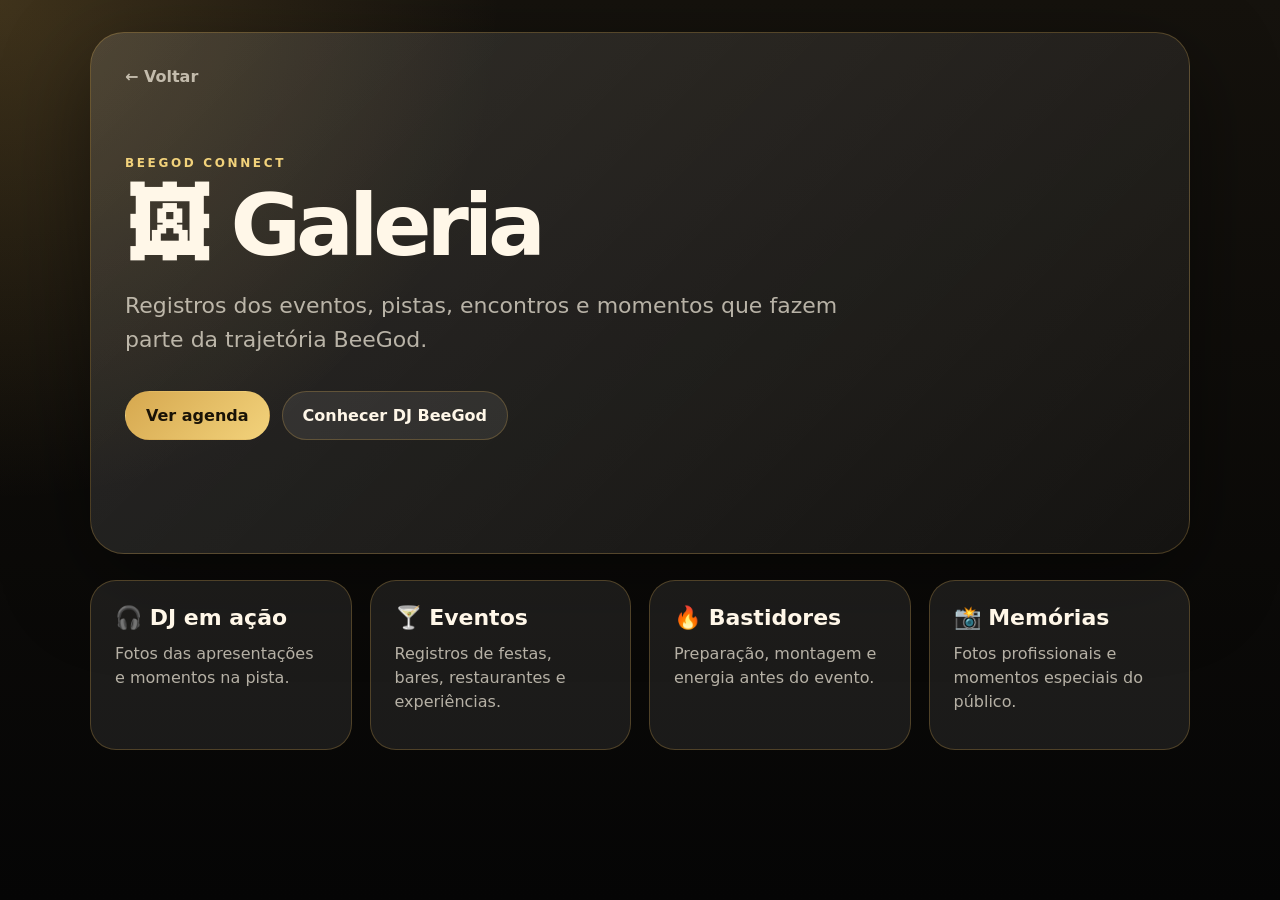
<file: gallery/index.html>
<!DOCTYPE html>
<html lang="pt-BR">
<head>
  <meta charset="UTF-8">
  <meta name="viewport" content="width=device-width, initial-scale=1.0">
  <title>Galeria • BeeGod Connect</title>
  <link rel="stylesheet" href="style.css">
</head>

<body>
  <main class="page-shell">
    <header class="hero">
      <a class="back" href="../index.html">← Voltar</a>

      <p class="eyebrow">BEEGOD CONNECT</p>

      <h1>🖼 Galeria</h1>

      <p class="subtitle">
        Registros dos eventos, pistas, encontros e momentos que fazem parte da trajetória BeeGod.
      </p>

      <div class="actions">
        <a class="btn primary" href="../agenda/index.html">Ver agenda</a>
        <a class="btn ghost" href="../profile/index.html">Conhecer DJ BeeGod</a>
      </div>
    </header>

    <section class="cards">
      <article class="card">
        <strong>🎧 DJ em ação</strong>
        <p>Fotos das apresentações e momentos na pista.</p>
      </article>

      <article class="card">
        <strong>🍸 Eventos</strong>
        <p>Registros de festas, bares, restaurantes e experiências.</p>
      </article>

      <article class="card">
        <strong>🔥 Bastidores</strong>
        <p>Preparação, montagem e energia antes do evento.</p>
      </article>

      <article class="card">
        <strong>📸 Memórias</strong>
        <p>Fotos profissionais e momentos especiais do público.</p>
      </article>
    </section>
  </main>

  <script src="script.js"></script>
</body>
</html>
</file>
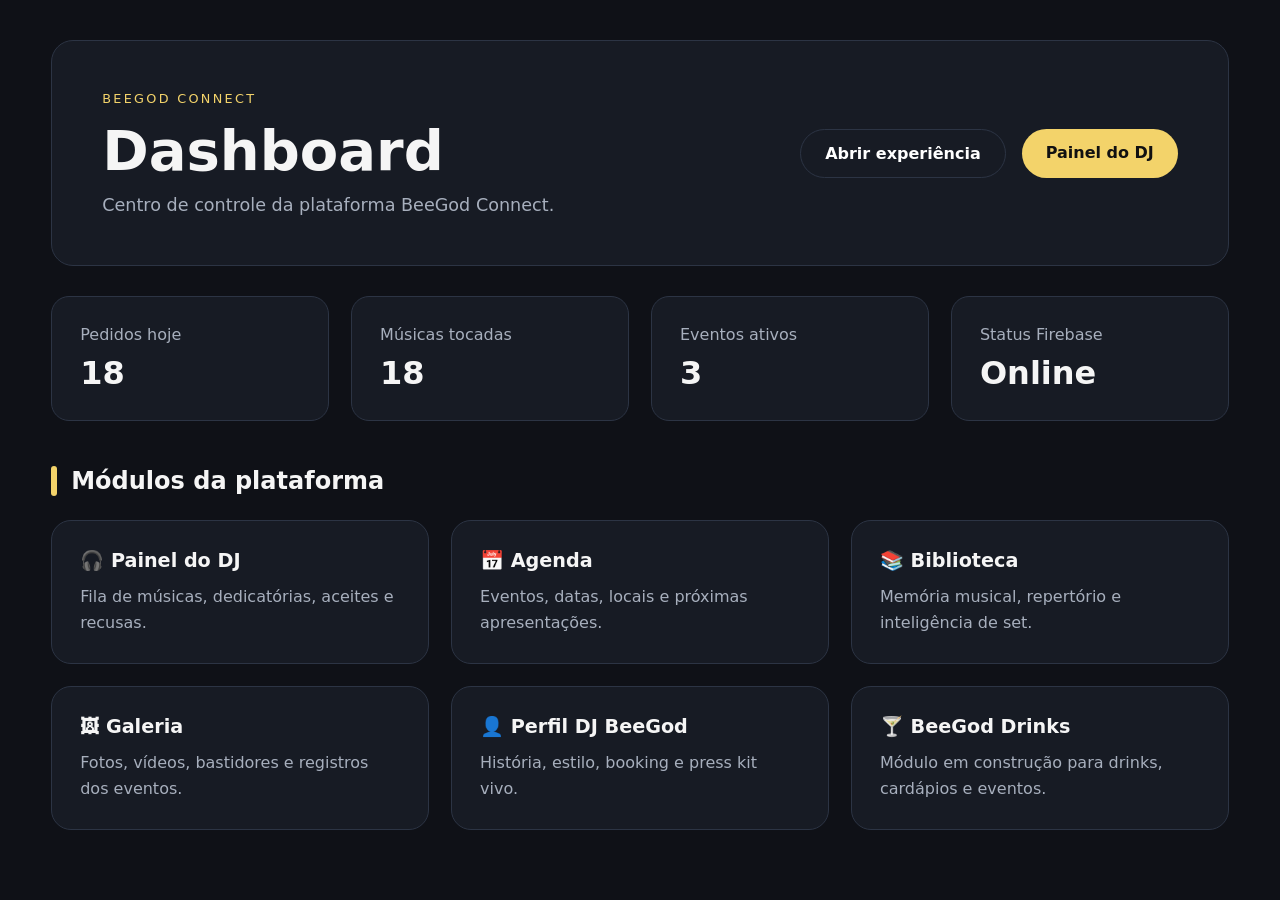
<file: dashboard.html>
<!DOCTYPE html>
<html lang="pt-BR">
<head>
  <meta charset="UTF-8" />
  <meta name="viewport" content="width=device-width, initial-scale=1.0" />
  <title>BeeGod Connect • Dashboard</title>
  <link rel="stylesheet" href="dashboard.css" />
</head>

<body>
  <main class="dashboard-shell">
    <header class="dashboard-hero">
      <div>
        <p class="eyebrow">BEEGOD CONNECT</p>
        <h1>Dashboard</h1>
        <p class="subtitle">Centro de controle da plataforma BeeGod Connect.</p>
      </div>

      <div class="hero-actions">
        <a href="index.html" class="btn ghost">Abrir experiência</a>
        <a href="admin.html" class="btn primary">Painel do DJ</a>
      </div>
    </header>

    <section class="stats-grid">
      <article class="stat-card">
        <span>Pedidos hoje</span>
        <strong>18</strong>
      </article>

      <article class="stat-card">
        <span>Músicas tocadas</span>
        <strong>18</strong>
      </article>

      <article class="stat-card">
        <span>Eventos ativos</span>
        <strong>3</strong>
      </article>

      <article class="stat-card">
        <span>Status Firebase</span>
        <strong>Online</strong>
      </article>
    </section>

    <section class="modules">
      <div class="section-title">
        <span></span>
        <h2>Módulos da plataforma</h2>
      </div>

      <div class="module-grid">
        <a class="module-card" href="admin.html">
          <strong>🎧 Painel do DJ</strong>
          <p>Fila de músicas, dedicatórias, aceites e recusas.</p>
        </a>

        <a class="module-card" href="agenda/index.html">
          <strong>📅 Agenda</strong>
          <p>Eventos, datas, locais e próximas apresentações.</p>
        </a>

        <a class="module-card" href="library.html">
          <strong>📚 Biblioteca</strong>
          <p>Memória musical, repertório e inteligência de set.</p>
        </a>

        <a class="module-card" href="gallery/index.html">
          <strong>🖼 Galeria</strong>
          <p>Fotos, vídeos, bastidores e registros dos eventos.</p>
        </a>

        <a class="module-card" href="profile/index.html">
          <strong>👤 Perfil DJ BeeGod</strong>
          <p>História, estilo, booking e press kit vivo.</p>
        </a>

        <a class="module-card muted" href="#">
          <strong>🍸 BeeGod Drinks</strong>
          <p>Módulo em construção para drinks, cardápios e eventos.</p>
        </a>
      </div>
    </section>
  </main>

  <script src="dashboard.js"></script>
</body>
</html>
</file>
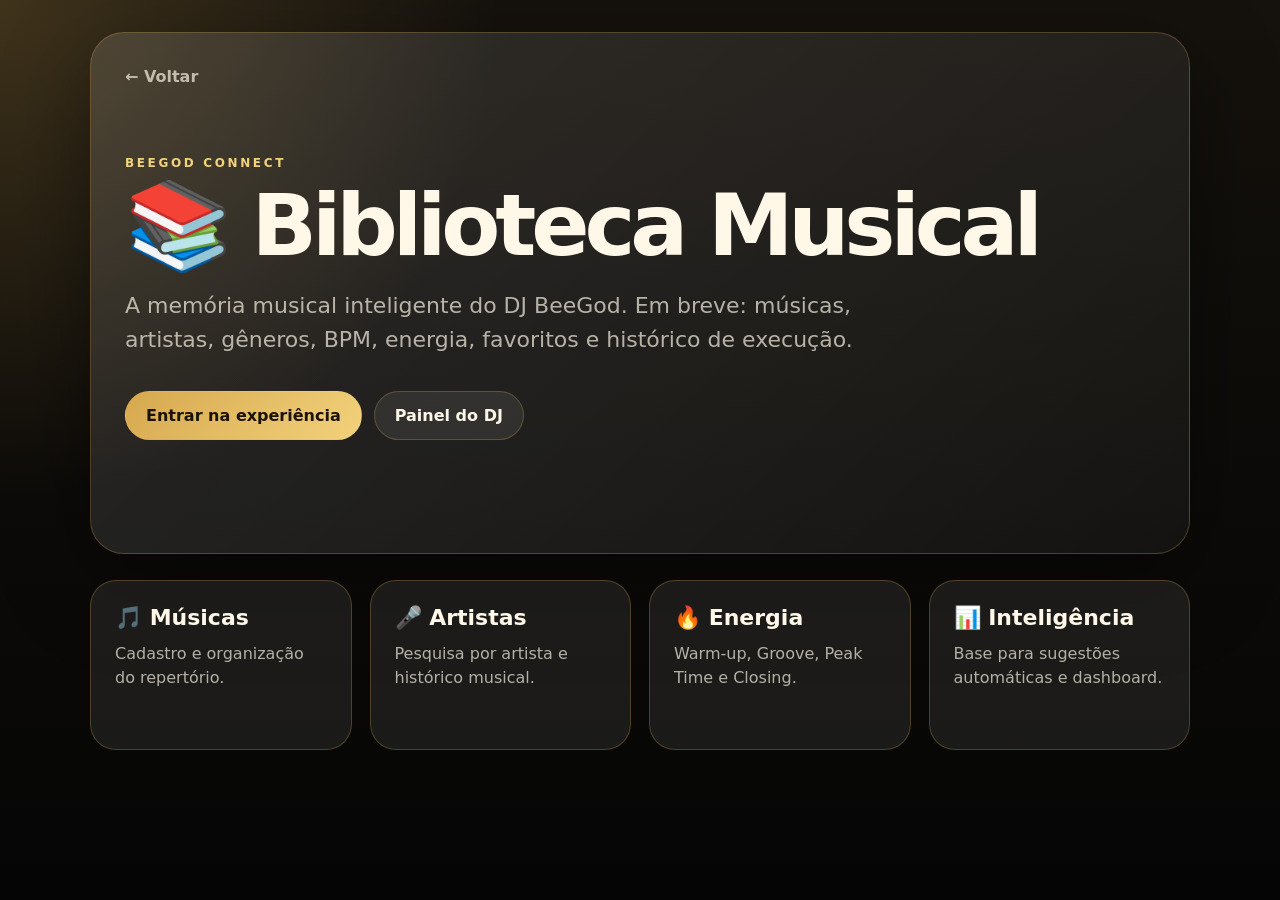
<file: library.html>
<!DOCTYPE html>
<html lang="pt-BR">
<head>
  <meta charset="UTF-8">
  <meta name="viewport" content="width=device-width, initial-scale=1.0">
  <title>Biblioteca • BeeGod Connect</title>
  <link rel="stylesheet" href="library.css">
</head>

<body>
  <main class="page-shell">
    <header class="hero">
      <a class="back" href="index.html">← Voltar</a>

      <p class="eyebrow">BEEGOD CONNECT</p>

      <h1>📚 Biblioteca Musical</h1>

      <p class="subtitle">
        A memória musical inteligente do DJ BeeGod. Em breve: músicas, artistas,
        gêneros, BPM, energia, favoritos e histórico de execução.
      </p>

      <div class="actions">
        <a class="btn primary" href="experience/index.html">Entrar na experiência</a>
        <a class="btn ghost" href="admin.html">Painel do DJ</a>
      </div>
    </header>

    <section class="cards">
      <article class="card">
        <strong>🎵 Músicas</strong>
        <p>Cadastro e organização do repertório.</p>
      </article>

      <article class="card">
        <strong>🎤 Artistas</strong>
        <p>Pesquisa por artista e histórico musical.</p>
      </article>

      <article class="card">
        <strong>🔥 Energia</strong>
        <p>Warm-up, Groove, Peak Time e Closing.</p>
      </article>

      <article class="card">
        <strong>📊 Inteligência</strong>
        <p>Base para sugestões automáticas e dashboard.</p>
      </article>
    </section>
  </main>

  <script src="library.js"></script>
</body>
</html>
</file>
<file: gallery/style.css>
:root {
  --bg: #050505;
  --card: rgba(255,255,255,.08);
  --gold: #d6a84f;
  --gold-2: #f2d27b;
  --text: #fff7e8;
  --muted: rgba(255,247,232,.68);
  --border: rgba(214,168,79,.28);
}

* {
  box-sizing: border-box;
}

body {
  margin: 0;
  min-height: 100vh;
  font-family: Inter, system-ui, -apple-system, BlinkMacSystemFont, sans-serif;
  color: var(--text);
  background:
    radial-gradient(circle at top left, rgba(214,168,79,.22), transparent 32%),
    linear-gradient(180deg, #15120d, var(--bg));
}

a {
  color: inherit;
  text-decoration: none;
}

.page-shell {
  width: min(1100px, 94%);
  margin: 0 auto;
  padding: 32px 0 60px;
}

.hero {
  min-height: 58vh;
  padding: 34px;
  border: 1px solid var(--border);
  border-radius: 34px;
  background: linear-gradient(135deg, rgba(255,255,255,.12), rgba(255,255,255,.04));
  box-shadow: 0 28px 90px rgba(0,0,0,.42);
}

.back {
  display: inline-flex;
  margin-bottom: 70px;
  color: var(--muted);
  font-weight: 800;
}

.eyebrow {
  margin: 0 0 16px;
  color: var(--gold-2);
  text-transform: uppercase;
  letter-spacing: .22em;
  font-size: 12px;
  font-weight: 900;
}

h1 {
  margin: 0;
  font-size: clamp(42px, 8vw, 86px);
  line-height: .92;
  letter-spacing: -.06em;
}

.subtitle {
  max-width: 760px;
  margin: 24px 0 0;
  color: var(--muted);
  font-size: clamp(17px, 2vw, 22px);
  line-height: 1.55;
}

.actions {
  display: flex;
  flex-wrap: wrap;
  gap: 12px;
  margin-top: 34px;
}

.btn {
  display: inline-flex;
  border-radius: 999px;
  border: 1px solid var(--border);
  padding: 14px 20px;
  font-weight: 900;
}

.btn.primary {
  background: linear-gradient(135deg, var(--gold), var(--gold-2));
  color: #1a1306;
  border-color: transparent;
}

.btn.ghost {
  background: rgba(255,255,255,.08);
}

.cards {
  display: grid;
  grid-template-columns: repeat(4, 1fr);
  gap: 18px;
  margin-top: 26px;
}

.card {
  min-height: 170px;
  padding: 24px;
  border: 1px solid var(--border);
  border-radius: 26px;
  background: var(--card);
}

.card strong {
  display: block;
  font-size: 22px;
  margin-bottom: 12px;
}

.card p {
  margin: 0;
  color: var(--muted);
  line-height: 1.5;
}

@media (max-width: 850px) {
  .cards {
    grid-template-columns: 1fr;
  }

  .hero {
    min-height: auto;
  }
}
</file>
<file: dashboard.css>
:root{
  --bg:#0f1117;
  --panel:#171b24;
  --panel-2:#1e2430;
  --border:#2c3444;
  --gold:#f3d36a;
  --text:#f5f5f5;
  --muted:#a7afbd;
  --radius:22px;
}

*{
  margin:0;
  padding:0;
  box-sizing:border-box;
}

body{
  background:var(--bg);
  color:var(--text);
  font-family:Inter,system-ui,sans-serif;
}

.dashboard-shell{
  width:min(1400px,92%);
  margin:40px auto;
}

.dashboard-hero{
  display:flex;
  justify-content:space-between;
  align-items:center;
  gap:40px;

  background:var(--panel);
  border:1px solid var(--border);
  border-radius:var(--radius);

  padding:50px;
}

.eyebrow{
  color:var(--gold);
  letter-spacing:.18em;
  font-size:.8rem;
  margin-bottom:12px;
}

h1{
  font-size:3.5rem;
  margin-bottom:12px;
}

.subtitle{
  color:var(--muted);
  font-size:1.1rem;
}

.hero-actions{
  display:flex;
  gap:16px;
}

.btn{
  padding:14px 24px;
  border-radius:999px;
  text-decoration:none;
  font-weight:700;
  transition:.25s;
}

.btn.primary{
  background:var(--gold);
  color:#111;
}

.btn.ghost{
  border:1px solid var(--border);
  color:white;
}

.stats-grid{
  display:grid;
  grid-template-columns:repeat(auto-fit,minmax(220px,1fr));
  gap:22px;
  margin-top:30px;
}

.stat-card{
  background:var(--panel);
  border:1px solid var(--border);
  border-radius:18px;
  padding:28px;
}

.stat-card span{
  display:block;
  color:var(--muted);
}

.stat-card strong{
  display:block;
  font-size:2rem;
  margin-top:10px;
}

.section-title{
  display:flex;
  align-items:center;
  gap:14px;
  margin:45px 0 24px;
}

.section-title span{
  width:6px;
  height:30px;
  background:var(--gold);
  border-radius:999px;
}

.module-grid{
  display:grid;
  grid-template-columns:repeat(auto-fit,minmax(280px,1fr));
  gap:22px;
}

.module-card{
  display:block;
  text-decoration:none;
  color:inherit;

  background:var(--panel);
  border:1px solid var(--border);
  border-radius:20px;

  padding:28px;

  transition:.25s;
}

.module-card:hover{
  transform:translateY(-6px);
  border-color:var(--gold);
}

.module-card strong{
  display:block;
  font-size:1.2rem;
  margin-bottom:12px;
}

.module-card p{
  color:var(--muted);
  line-height:1.6;
}

.muted{
  opacity:.7;
}
</file>
<file: library.css>
:root {
  --bg: #050505;
  --card: rgba(255,255,255,.08);
  --gold: #d6a84f;
  --gold-2: #f2d27b;
  --text: #fff7e8;
  --muted: rgba(255,247,232,.68);
  --border: rgba(214,168,79,.28);
}

* {
  box-sizing: border-box;
}

body {
  margin: 0;
  min-height: 100vh;
  font-family: Inter, system-ui, -apple-system, BlinkMacSystemFont, sans-serif;
  color: var(--text);
  background:
    radial-gradient(circle at top left, rgba(214,168,79,.22), transparent 32%),
    linear-gradient(180deg, #15120d, var(--bg));
}

a {
  color: inherit;
  text-decoration: none;
}

.page-shell {
  width: min(1100px, 94%);
  margin: 0 auto;
  padding: 32px 0 60px;
}

.hero {
  min-height: 58vh;
  padding: 34px;
  border: 1px solid var(--border);
  border-radius: 34px;
  background: linear-gradient(135deg, rgba(255,255,255,.12), rgba(255,255,255,.04));
  box-shadow: 0 28px 90px rgba(0,0,0,.42);
}

.back {
  display: inline-flex;
  margin-bottom: 70px;
  color: var(--muted);
  font-weight: 800;
}

.eyebrow {
  margin: 0 0 16px;
  color: var(--gold-2);
  text-transform: uppercase;
  letter-spacing: .22em;
  font-size: 12px;
  font-weight: 900;
}

h1 {
  margin: 0;
  font-size: clamp(42px, 8vw, 86px);
  line-height: .92;
  letter-spacing: -.06em;
}

.subtitle {
  max-width: 760px;
  margin: 24px 0 0;
  color: var(--muted);
  font-size: clamp(17px, 2vw, 22px);
  line-height: 1.55;
}

.actions {
  display: flex;
  flex-wrap: wrap;
  gap: 12px;
  margin-top: 34px;
}

.btn {
  display: inline-flex;
  border-radius: 999px;
  border: 1px solid var(--border);
  padding: 14px 20px;
  font-weight: 900;
}

.btn.primary {
  background: linear-gradient(135deg, var(--gold), var(--gold-2));
  color: #1a1306;
  border-color: transparent;
}

.btn.ghost {
  background: rgba(255,255,255,.08);
}

.cards {
  display: grid;
  grid-template-columns: repeat(4, 1fr);
  gap: 18px;
  margin-top: 26px;
}

.card {
  min-height: 170px;
  padding: 24px;
  border: 1px solid var(--border);
  border-radius: 26px;
  background: var(--card);
}

.card strong {
  display: block;
  font-size: 22px;
  margin-bottom: 12px;
}

.card p {
  margin: 0;
  color: var(--muted);
  line-height: 1.5;
}

@media (max-width: 850px) {
  .cards {
    grid-template-columns: 1fr;
  }

  .hero {
    min-height: auto;
  }
}
</file>
